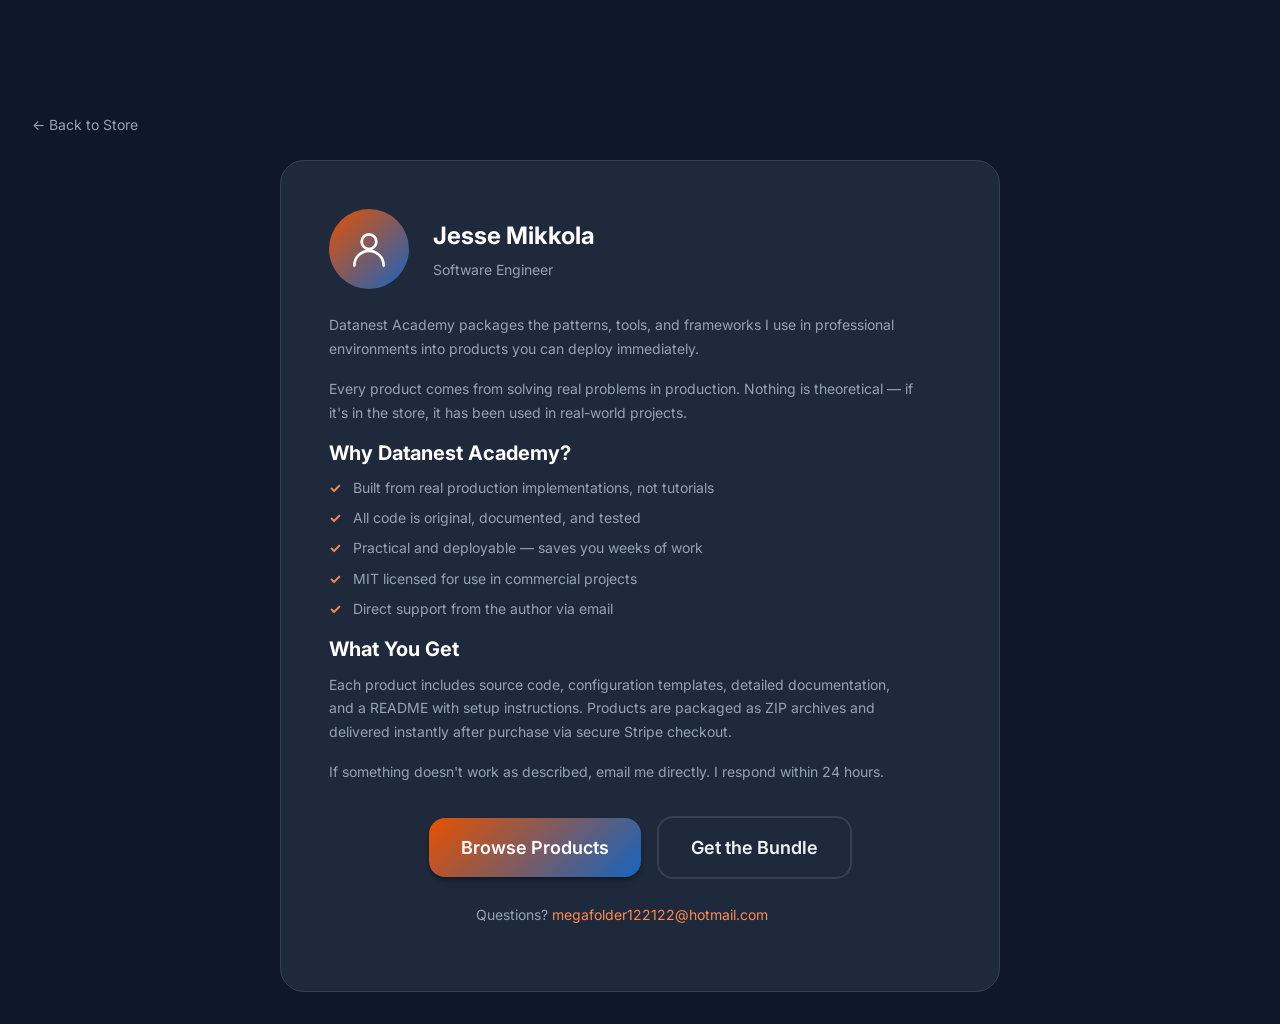
<file: about.html>
<!DOCTYPE html>
<html lang="en" data-theme="dark">
<head>
  <meta charset="UTF-8">
  <meta name="viewport" content="width=device-width, initial-scale=1.0">
  <meta name="robots" content="index, follow">
  <meta name="description" content="About Datanest Academy. Role-based Databricks & Azure courses — from foundations to production mastery.">
  <meta name="author" content="Jesse Mikkola">
  <meta name="theme-color" content="#e65100">
  <link rel="canonical" href="https://inity13.github.io/datanest-academy/about.html">
  <title>About — Datanest Academy</title>
  <link rel="icon" type="image/svg+xml" href="favicon.svg">
  <link rel="stylesheet" href="style.css">
  <style>
    .about-page { padding-top: calc(var(--header-height) + var(--space-12)); }
    .about-card {
      background: var(--color-card);
      border: 1px solid var(--color-card-border);
      border-radius: var(--radius-2xl);
      padding: var(--space-8);
      max-width: 720px;
      margin: 0 auto var(--space-8);
    }
    @media (min-width: 640px) { .about-card { padding: var(--space-12); } }
    .author-header { display: flex; align-items: center; gap: var(--space-6); margin-bottom: var(--space-6); }
    .author-avatar {
      width: 80px; height: 80px; border-radius: 50%; flex-shrink: 0;
      background: var(--gradient-primary); display: flex; align-items: center; justify-content: center;
    }
    .author-avatar svg { width: 44px; height: 44px; stroke: white; fill: none; stroke-width: 1.5; stroke-linecap: round; stroke-linejoin: round; }
    .author-name { font-size: var(--text-2xl); font-weight: 700; color: var(--color-text-heading); margin-bottom: var(--space-1); }
    .author-role { font-size: var(--text-sm); color: var(--color-text-muted); }
    .about-card h2 { font-size: var(--text-xl); margin-bottom: var(--space-3); }
    .about-card p { margin-bottom: var(--space-4); font-size: var(--text-sm); line-height: 1.7; }
    .about-card ul { margin-bottom: var(--space-4); }
    .about-card li {
      display: flex; align-items: flex-start; gap: var(--space-3);
      font-size: var(--text-sm); color: var(--color-text-muted); margin-bottom: var(--space-2);
    }
    .about-card li .check { color: var(--color-accent); font-weight: 700; flex-shrink: 0; }
    .about-cta { text-align: center; margin-top: var(--space-8); }
    .contact-line { text-align: center; font-size: var(--text-sm); color: var(--color-text-muted); margin-top: var(--space-6); }
    .contact-line a { color: var(--color-primary-light); }
    .back-link { display: inline-block; margin-bottom: var(--space-6); font-size: var(--text-sm); color: var(--color-text-muted); }
    .back-link:hover { color: var(--color-text); }
  </style>
  <script defer data-domain="inity13.github.io" src="https://plausible.io/js/script.js"></script>
</head>
<body>
  <main class="about-page">
    <div class="container">
      <a href="index.html" class="back-link">&larr; Back to Store</a>
      <div class="about-card">
        <div class="author-header">
          <div class="author-avatar" aria-hidden="true">
            <svg viewBox="0 0 24 24"><circle cx="12" cy="8" r="4"/><path d="M20 21a8 8 0 0 0-16 0"/></svg>
          </div>
          <div>
            <div class="author-name">Jesse Mikkola</div>
            <div class="author-role">Software Engineer</div>
          </div>
        </div>

        <p>Datanest Academy packages the patterns, tools, and frameworks I use in professional environments into products you can deploy immediately.</p>

        <p>Every product comes from solving real problems in production. Nothing is theoretical — if it's in the store, it has been used in real-world projects.</p>

        <h2>Why Datanest Academy?</h2>
        <ul>
          <li><span class="check" aria-hidden="true">&#10003;</span> Built from real production implementations, not tutorials</li>
          <li><span class="check" aria-hidden="true">&#10003;</span> All code is original, documented, and tested</li>
          <li><span class="check" aria-hidden="true">&#10003;</span> Practical and deployable — saves you weeks of work</li>
          <li><span class="check" aria-hidden="true">&#10003;</span> MIT licensed for use in commercial projects</li>
          <li><span class="check" aria-hidden="true">&#10003;</span> Direct support from the author via email</li>
        </ul>

        <h2>What You Get</h2>
        <p>Each product includes source code, configuration templates, detailed documentation, and a README with setup instructions. Products are packaged as ZIP archives and delivered instantly after purchase via secure Stripe checkout.</p>

        <p>If something doesn't work as described, email me directly. I respond within 24 hours.</p>

        <div class="about-cta">
          <a href="index.html#products" class="btn btn-primary btn-lg">Browse Products</a>
          <a href="index.html#bundle" class="btn btn-secondary btn-lg" style="margin-left: var(--space-3);">Get the Bundle</a>
        </div>

        <p class="contact-line">
          Questions? <a href="mailto:megafolder122122@hotmail.com">megafolder122122@hotmail.com</a>
        </p>
      </div>
    </div>
  </main>
  <script src="script.js"></script>
<!-- analytics-start -->
<script>
(function(){
  try{
    fetch("https://ferovwapilhcpqozqinn.supabase.co/rest/v1/page_views",{
      method:"POST",
      headers:{"Content-Type":"application/json","apikey":"eyJhbGciOiJIUzI1NiIsInR5cCI6IkpXVCJ9.eyJpc3MiOiJzdXBhYmFzZSIsInJlZiI6ImZlcm92d2FwaWxoY3Bxb3pxaW5uIiwicm9sZSI6ImFub24iLCJpYXQiOjE3NzMwMTU3NTYsImV4cCI6MjA4ODU5MTc1Nn0.RhBBxPaAw5Fyzal5m3GY_sdxiIAp_RVJ_ki8CUgPnRY","Authorization":"Bearer eyJhbGciOiJIUzI1NiIsInR5cCI6IkpXVCJ9.eyJpc3MiOiJzdXBhYmFzZSIsInJlZiI6ImZlcm92d2FwaWxoY3Bxb3pxaW5uIiwicm9sZSI6ImFub24iLCJpYXQiOjE3NzMwMTU3NTYsImV4cCI6MjA4ODU5MTc1Nn0.RhBBxPaAw5Fyzal5m3GY_sdxiIAp_RVJ_ki8CUgPnRY","Prefer":"return=minimal"},
      body:JSON.stringify({store_name:"Datanest Academy",page_path:location.pathname,referrer:document.referrer||null,user_agent:navigator.userAgent}),
      keepalive:true
    }).catch(function(){});
  }catch(e){}
})();
</script>
<!-- analytics-end -->
</body>
</html>
</file>
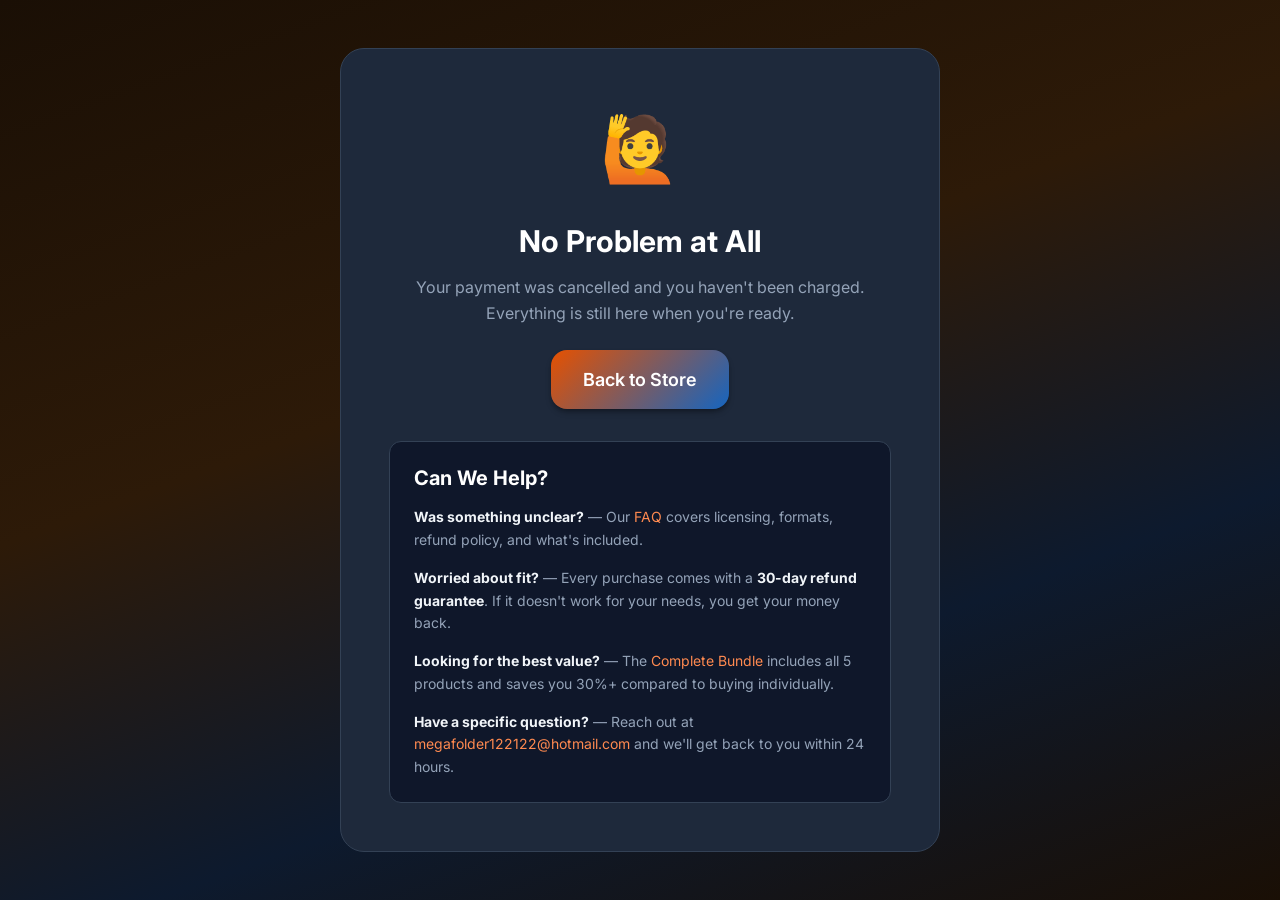
<file: cancel.html>
<!DOCTYPE html>
<html lang="en" data-theme="dark">
<head>
  <meta charset="UTF-8">
  <meta name="viewport" content="width=device-width, initial-scale=1.0">
  <meta name="robots" content="noindex, nofollow">
  <meta name="theme-color" content="#e65100">
  <title>Payment Cancelled — Datanest Academy</title>
  <link rel="icon" type="image/svg+xml" href="favicon.svg">
  <link rel="stylesheet" href="style.css">
  <script defer data-domain="inity13.github.io" src="https://plausible.io/js/script.js"></script>
</head>
<body>
  <main class="status-page">
    <div class="status-card">
      <span class="status-icon" aria-hidden="true">&#128587;</span>
      <h1>No Problem at All</h1>
      <p>Your payment was cancelled and you haven't been charged. Everything is still here when you're ready.</p>

      <div class="status-actions">
        <a href="index.html" class="btn btn-primary btn-lg">Back to Store</a>
      </div>

      <div class="next-steps" style="margin-top: 2rem;">
        <h2>Can We Help?</h2>
        <ul style="list-style: none; padding: 0; text-align: left;">
          <li style="margin-bottom: 1rem;">
            <strong>Was something unclear?</strong> — Our <a href="index.html#faq">FAQ</a> covers licensing, formats, refund policy, and what's included.
          </li>
          <li style="margin-bottom: 1rem;">
            <strong>Worried about fit?</strong> — Every purchase comes with a <strong>30-day refund guarantee</strong>. If it doesn't work for your needs, you get your money back.
          </li>
          <li style="margin-bottom: 1rem;">
            <strong>Looking for the best value?</strong> — The <a href="index.html#bundle">Complete Bundle</a> includes all 5 products and saves you 30%+ compared to buying individually.
          </li>
          <li>
            <strong>Have a specific question?</strong> — Reach out at <a href="mailto:megafolder122122@hotmail.com">megafolder122122@hotmail.com</a> and we'll get back to you within 24 hours.
          </li>
        </ul>
      </div>
    </div>
  </main>
  <script src="script.js"></script>
<!-- analytics-start -->
<script>
(function(){
  try{
    fetch("https://ferovwapilhcpqozqinn.supabase.co/rest/v1/page_views",{
      method:"POST",
      headers:{"Content-Type":"application/json","apikey":"eyJhbGciOiJIUzI1NiIsInR5cCI6IkpXVCJ9.eyJpc3MiOiJzdXBhYmFzZSIsInJlZiI6ImZlcm92d2FwaWxoY3Bxb3pxaW5uIiwicm9sZSI6ImFub24iLCJpYXQiOjE3NzMwMTU3NTYsImV4cCI6MjA4ODU5MTc1Nn0.RhBBxPaAw5Fyzal5m3GY_sdxiIAp_RVJ_ki8CUgPnRY","Authorization":"Bearer eyJhbGciOiJIUzI1NiIsInR5cCI6IkpXVCJ9.eyJpc3MiOiJzdXBhYmFzZSIsInJlZiI6ImZlcm92d2FwaWxoY3Bxb3pxaW5uIiwicm9sZSI6ImFub24iLCJpYXQiOjE3NzMwMTU3NTYsImV4cCI6MjA4ODU5MTc1Nn0.RhBBxPaAw5Fyzal5m3GY_sdxiIAp_RVJ_ki8CUgPnRY","Prefer":"return=minimal"},
      body:JSON.stringify({store_name:"Datanest Academy",page_path:location.pathname,referrer:document.referrer||null,user_agent:navigator.userAgent}),
      keepalive:true
    }).catch(function(){});
  }catch(e){}
})();
</script>
<!-- analytics-end -->
</body>
</html>
</file>
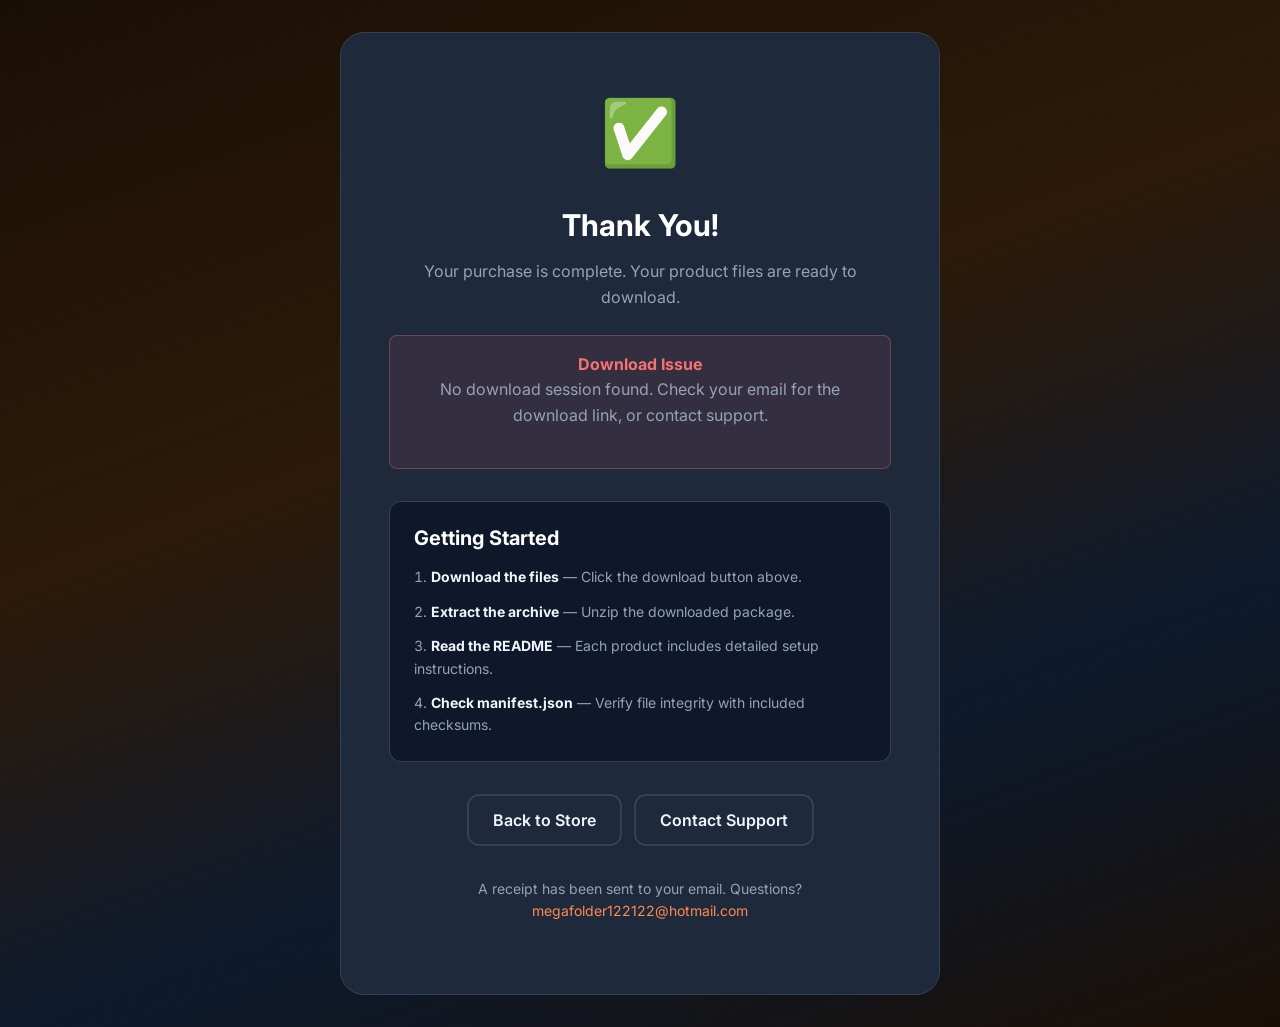
<file: success.html>
<!DOCTYPE html>
<html lang="en" data-theme="dark">
<head>
  <meta charset="UTF-8">
  <meta name="viewport" content="width=device-width, initial-scale=1.0">
  <meta name="robots" content="noindex, nofollow">
  <meta name="theme-color" content="#e65100">
  <title>Purchase Complete — Datanest Academy</title>
  <link rel="icon" type="image/svg+xml" href="favicon.svg">
  <link rel="stylesheet" href="style.css">
  <style>
    .download-card {
      background: var(--color-card-bg, #1e293b);
      border: 1px solid var(--color-border, #334155);
      border-radius: 12px;
      padding: 1.5rem;
      margin: 1.5rem 0;
      text-align: center;
    }
    .download-card h3 { margin: 0 0 0.5rem 0; color: var(--color-text, #f8fafc); }
    .download-card p { margin: 0 0 1rem 0; color: var(--color-text-muted, #94a3b8); font-size: 0.875rem; }
    .download-grid {
      display: grid;
      grid-template-columns: repeat(auto-fit, minmax(280px, 1fr));
      gap: 1rem;
      margin: 1.5rem 0;
    }
    .spinner {
      display: inline-block;
      width: 24px; height: 24px;
      border: 3px solid var(--color-border, #334155);
      border-top-color: #e65100;
      border-radius: 50%;
      animation: spin 0.8s linear infinite;
      margin-bottom: 0.5rem;
    }
    @keyframes spin { to { transform: rotate(360deg); } }
    .download-meta {
      font-size: 0.75rem;
      color: var(--color-text-muted, #64748b);
      margin-top: 0.75rem;
    }
    .error-msg {
      color: #f87171;
      background: rgba(248,113,113,0.1);
      border: 1px solid rgba(248,113,113,0.3);
      border-radius: 8px;
      padding: 1rem;
      margin: 1rem 0;
    }
    .retry-btn {
      margin-top: 0.5rem;
      cursor: pointer;
      background: transparent;
      border: 1px solid var(--color-border, #334155);
      color: var(--color-text, #f8fafc);
      padding: 0.5rem 1rem;
      border-radius: 6px;
    }
    .retry-btn:hover { background: var(--color-card-bg, #1e293b); }
  </style>
  <script defer data-domain="inity13.github.io" src="https://plausible.io/js/script.js"></script>
</head>
<body>
  <main class="status-page">
    <div class="status-card">
      <span class="status-icon" aria-hidden="true">&#9989;</span>
      <h1>Thank You!</h1>
      <p>Your purchase is complete. Your product files are ready to download.</p>

      <div id="download-section"></div>

      <div class="next-steps">
        <h2>Getting Started</h2>
        <ol>
          <li><strong>Download the files</strong> — Click the download button above.</li>
          <li><strong>Extract the archive</strong> — Unzip the downloaded package.</li>
          <li><strong>Read the README</strong> — Each product includes detailed setup instructions.</li>
          <li><strong>Check manifest.json</strong> — Verify file integrity with included checksums.</li>
        </ol>
      </div>

      <div class="status-actions" style="margin-top: 2rem;">
        <a href="index.html" class="btn btn-secondary">Back to Store</a>
        <a href="mailto:megafolder122122@hotmail.com" class="btn btn-secondary">Contact Support</a>
      </div>

      <p style="margin-top: 2rem; font-size: 0.875rem; color: var(--color-text-muted);">
        A receipt has been sent to your email. Questions? <a href="mailto:megafolder122122@hotmail.com">megafolder122122@hotmail.com</a>
      </p>
    </div>
  </main>

  <script>
    (function() {
      var DOWNLOAD_API = 'https://ferovwapilhcpqozqinn.supabase.co/functions/v1/download';
      var section = document.getElementById('download-section');
      var params = new URLSearchParams(window.location.search);
      var sessionId = params.get('session_id');
      var token = params.get('token');

      // Save/retrieve token from sessionStorage for retries
      var storageKey = 'dl_token_' + (sessionId || '');
      if (!token && sessionId) {
        token = sessionStorage.getItem(storageKey);
      }

      function showLoading() {
        section.innerHTML = '<div class="download-card">' +
          '<div class="spinner"></div>' +
          '<h3>Preparing Your Download...</h3>' +
          '<p>Generating a secure download link. This may take a moment.</p>' +
          '</div>';
      }

      function showDownload(data) {
        section.innerHTML = '<div class="download-card">' +
          '<h3>' + (data.product_name || 'Your Product') + '</h3>' +
          '<p>Your secure download is ready. Link expires in 15 minutes.</p>' +
          '<a href="' + data.download_url + '" class="btn btn-primary btn-lg" download="' + data.filename + '">' +
          'Download ' + data.filename + '</a>' +
          '<div class="download-meta">' +
          data.downloads_remaining + ' download' + (data.downloads_remaining !== 1 ? 's' : '') + ' remaining' +
          '</div></div>';
        // Cache token for retry
        if (data.download_token) {
          sessionStorage.setItem(storageKey, data.download_token);
          // Update URL so refresh uses token directly (avoids re-consuming session lookup)
          if (!params.get('token')) {
            var newUrl = window.location.pathname + '?token=' + data.download_token;
            window.history.replaceState(null, '', newUrl);
          }
        }
      }

      function showError(msg, canRetry) {
        section.innerHTML = '<div class="error-msg">' +
          '<strong>Download Issue</strong><p>' + msg + '</p>' +
          (canRetry ? '<button class="retry-btn" onclick="window.location.reload()">Try Again</button>' : '') +
          '</div>';
      }

      function showExhausted() {
        section.innerHTML = '<div class="download-card">' +
          '<h3>Downloads Exhausted</h3>' +
          '<p>You have used all available downloads for this purchase. ' +
          'Need help? Contact <a href="mailto:megafolder122122@hotmail.com">megafolder122122@hotmail.com</a></p>' +
          '</div>';
      }

      function fetchDownload() {
        var url;
        if (token) {
          url = DOWNLOAD_API + '?token=' + encodeURIComponent(token);
        } else if (sessionId) {
          url = DOWNLOAD_API + '?session_id=' + encodeURIComponent(sessionId);
        } else {
          showError('No download session found. Check your email for the download link, or contact support.', false);
          return;
        }

        showLoading();

        fetch(url)
          .then(function(res) {
            return res.json().then(function(data) {
              return { status: res.status, data: data };
            });
          })
          .then(function(result) {
            if (result.status === 200) {
              showDownload(result.data);
            } else if (result.status === 429) {
              showExhausted();
            } else if (result.status === 410) {
              showError('This download link has expired. Please contact support for a new link.', false);
            } else if (result.status === 404 && result.data.retry) {
              // Webhook may not have fired yet — retry in 3 seconds
              setTimeout(fetchDownload, 3000);
            } else {
              showError(result.data.error || 'An unexpected error occurred.', true);
            }
          })
          .catch(function(err) {
            showError('Network error. Please check your connection and try again.', true);
          });
      }

      fetchDownload();
    })();
  </script>
<!-- analytics-start -->
<script>
(function(){
  try{
    fetch("https://ferovwapilhcpqozqinn.supabase.co/rest/v1/page_views",{
      method:"POST",
      headers:{"Content-Type":"application/json","apikey":"eyJhbGciOiJIUzI1NiIsInR5cCI6IkpXVCJ9.eyJpc3MiOiJzdXBhYmFzZSIsInJlZiI6ImZlcm92d2FwaWxoY3Bxb3pxaW5uIiwicm9sZSI6ImFub24iLCJpYXQiOjE3NzMwMTU3NTYsImV4cCI6MjA4ODU5MTc1Nn0.RhBBxPaAw5Fyzal5m3GY_sdxiIAp_RVJ_ki8CUgPnRY","Authorization":"Bearer eyJhbGciOiJIUzI1NiIsInR5cCI6IkpXVCJ9.eyJpc3MiOiJzdXBhYmFzZSIsInJlZiI6ImZlcm92d2FwaWxoY3Bxb3pxaW5uIiwicm9sZSI6ImFub24iLCJpYXQiOjE3NzMwMTU3NTYsImV4cCI6MjA4ODU5MTc1Nn0.RhBBxPaAw5Fyzal5m3GY_sdxiIAp_RVJ_ki8CUgPnRY","Prefer":"return=minimal"},
      body:JSON.stringify({store_name:"Datanest Academy",page_path:location.pathname,referrer:document.referrer||null,user_agent:navigator.userAgent}),
      keepalive:true
    }).catch(function(){});
  }catch(e){}
})();
</script>
<!-- analytics-end -->
</body>
</html>
</file>
<file: style.css>
/* ==========================================================================
   Datanest Academy — Design System & Storefront Styles
   Theme: Data Engineering (deep blues, teals, data-visualization greens)
   ========================================================================== */

/* --- Google Fonts --- */
@import url('https://fonts.googleapis.com/css2?family=Inter:wght@400;500;600;700;800&family=JetBrains+Mono:wght@400;500;600&display=swap');

/* --- CSS Custom Properties (Dark Mode Default) --- */
:root {
  /* Brand Colors */
  --color-primary: #e65100;
  --color-primary-light: #ff8a50;
  --color-primary-dark: #ac1900;
  --color-secondary: #1565c0;
  --color-secondary-light: #5e92f3;
  --color-accent: #ff8a50;
  --color-accent-light: #ffbb93;

  /* Surfaces */
  --color-bg: #0f172a;
  --color-bg-alt: #0b1120;
  --color-card: #1e293b;
  --color-card-hover: #253449;
  --color-card-border: #334155;
  --color-surface: #162032;

  /* Text */
  --color-text: #f1f5f9;
  --color-text-muted: #94a3b8;
  --color-text-heading: #ffffff;
  --color-text-inverse: #0f172a;

  /* Status / Accent */
  --color-success: #10b981;
  --color-warning: #f59e0b;
  --color-danger: #ef4444;
  --color-crypto: #f7931a;

  /* Gradients */
  --gradient-primary: linear-gradient(135deg, var(--color-primary) 0%, var(--color-secondary) 100%);
  --gradient-accent: linear-gradient(135deg, var(--color-accent) 0%, var(--color-primary) 100%);
  --gradient-hero: linear-gradient(160deg, #1a0f05 0%, #2d1a08 40%, #0d1a2e 70%, #1a0f05 100%);
  --gradient-bundle: linear-gradient(135deg, #6366f1 0%, #4f46e5 50%, #7c3aed 100%);

  /* Typography */
  --font-body: 'Inter', -apple-system, BlinkMacSystemFont, 'Segoe UI', sans-serif;
  --font-mono: 'JetBrains Mono', 'Fira Code', 'Cascadia Code', monospace;

  --text-xs: 0.75rem;
  --text-sm: 0.875rem;
  --text-base: 1rem;
  --text-lg: 1.125rem;
  --text-xl: 1.25rem;
  --text-2xl: 1.5rem;
  --text-3xl: 1.875rem;
  --text-4xl: 2.25rem;
  --text-5xl: 3rem;
  --text-6xl: 3.75rem;

  /* Spacing */
  --space-1: 0.25rem;
  --space-2: 0.5rem;
  --space-3: 0.75rem;
  --space-4: 1rem;
  --space-5: 1.25rem;
  --space-6: 1.5rem;
  --space-8: 2rem;
  --space-10: 2.5rem;
  --space-12: 3rem;
  --space-16: 4rem;
  --space-20: 5rem;
  --space-24: 6rem;

  /* Border Radius */
  --radius-sm: 0.375rem;
  --radius-md: 0.5rem;
  --radius-lg: 0.75rem;
  --radius-xl: 1rem;
  --radius-2xl: 1.5rem;
  --radius-full: 9999px;

  /* Shadows */
  --shadow-sm: 0 1px 2px 0 rgba(0, 0, 0, 0.3);
  --shadow-md: 0 4px 6px -1px rgba(0, 0, 0, 0.3), 0 2px 4px -2px rgba(0, 0, 0, 0.3);
  --shadow-lg: 0 10px 15px -3px rgba(0, 0, 0, 0.3), 0 4px 6px -4px rgba(0, 0, 0, 0.3);
  --shadow-xl: 0 20px 25px -5px rgba(0, 0, 0, 0.4), 0 8px 10px -6px rgba(0, 0, 0, 0.4);
  --shadow-glow-primary: 0 0 20px rgba(15, 118, 110, 0.3);
  --shadow-glow-accent: 0 0 20px rgba(16, 185, 129, 0.3);

  /* Transitions */
  --transition-fast: 150ms ease;
  --transition-base: 250ms ease;
  --transition-slow: 400ms ease;

  /* Layout */
  --container-max: 1280px;
  --header-height: 4rem;
}

/* --- Light Mode --- */
[data-theme="light"] {
  --color-bg: #f8fafc;
  --color-bg-alt: #f1f5f9;
  --color-card: #ffffff;
  --color-card-hover: #f8fafc;
  --color-card-border: #e2e8f0;
  --color-surface: #ffffff;
  --color-text: #1e293b;
  --color-text-muted: #64748b;
  --color-text-heading: #0f172a;
  --color-text-inverse: #f1f5f9;
  --gradient-hero: linear-gradient(160deg, #f8fafc 0%, #e0f2fe 40%, #ccfbf1 70%, #f8fafc 100%);
  --shadow-sm: 0 1px 2px 0 rgba(0, 0, 0, 0.05);
  --shadow-md: 0 4px 6px -1px rgba(0, 0, 0, 0.07), 0 2px 4px -2px rgba(0, 0, 0, 0.07);
  --shadow-lg: 0 10px 15px -3px rgba(0, 0, 0, 0.08), 0 4px 6px -4px rgba(0, 0, 0, 0.08);
  --shadow-xl: 0 20px 25px -5px rgba(0, 0, 0, 0.1), 0 8px 10px -6px rgba(0, 0, 0, 0.1);
  --shadow-glow-primary: 0 0 20px rgba(15, 118, 110, 0.15);
  --shadow-glow-accent: 0 0 20px rgba(16, 185, 129, 0.15);
}

/* --- Reset & Base --- */
*,
*::before,
*::after {
  box-sizing: border-box;
  margin: 0;
  padding: 0;
}

html {
  scroll-behavior: smooth;
  -webkit-text-size-adjust: 100%;
  font-size: 16px;
}

body {
  font-family: var(--font-body);
  background-color: var(--color-bg);
  color: var(--color-text);
  line-height: 1.6;
  -webkit-font-smoothing: antialiased;
  -moz-osx-font-smoothing: grayscale;
  overflow-x: hidden;
}

img {
  max-width: 100%;
  height: auto;
  display: block;
}

a {
  color: var(--color-primary-light);
  text-decoration: none;
  transition: color var(--transition-fast);
}

a:hover {
  color: var(--color-accent);
}

a:focus-visible {
  outline: 2px solid var(--color-accent);
  outline-offset: 2px;
  border-radius: var(--radius-sm);
}

ul, ol {
  list-style: none;
}

/* --- Typography --- */
h1, h2, h3, h4, h5, h6 {
  color: var(--color-text-heading);
  font-weight: 700;
  line-height: 1.2;
}

h1 { font-size: var(--text-4xl); }
h2 { font-size: var(--text-3xl); }
h3 { font-size: var(--text-2xl); }
h4 { font-size: var(--text-xl); }

@media (min-width: 768px) {
  h1 { font-size: var(--text-5xl); }
  h2 { font-size: var(--text-4xl); }
  h3 { font-size: var(--text-3xl); }
}

@media (min-width: 1024px) {
  h1 { font-size: var(--text-6xl); }
}

p {
  color: var(--color-text-muted);
  max-width: 65ch;
}

code, pre {
  font-family: var(--font-mono);
}

/* --- Layout --- */
.container {
  width: 100%;
  max-width: var(--container-max);
  margin: 0 auto;
  padding: 0 var(--space-4);
}

@media (min-width: 640px) {
  .container { padding: 0 var(--space-6); }
}

@media (min-width: 1024px) {
  .container { padding: 0 var(--space-8); }
}

.section {
  padding: var(--space-16) 0;
}

@media (min-width: 768px) {
  .section { padding: var(--space-20) 0; }
}

@media (min-width: 1024px) {
  .section { padding: var(--space-24) 0; }
}

.section-header {
  text-align: center;
  margin-bottom: var(--space-12);
}

.section-header h2 {
  margin-bottom: var(--space-4);
}

.section-header p {
  margin: 0 auto;
  font-size: var(--text-lg);
}

.section-label {
  display: inline-block;
  font-size: var(--text-sm);
  font-weight: 600;
  text-transform: uppercase;
  letter-spacing: 0.1em;
  color: var(--color-accent);
  margin-bottom: var(--space-3);
}

/* --- Skip Link (Accessibility) --- */
.skip-link {
  position: absolute;
  top: -100%;
  left: var(--space-4);
  padding: var(--space-2) var(--space-4);
  background: var(--color-accent);
  color: var(--color-text-inverse);
  border-radius: var(--radius-md);
  font-weight: 600;
  z-index: 1000;
  transition: top var(--transition-fast);
}

.skip-link:focus {
  top: var(--space-4);
}

/* ==========================================================================
   Header / Navigation
   ========================================================================== */
.site-header {
  position: fixed;
  top: 0;
  left: 0;
  right: 0;
  z-index: 100;
  height: var(--header-height);
  backdrop-filter: blur(12px);
  -webkit-backdrop-filter: blur(12px);
  background-color: rgba(15, 23, 42, 0.85);
  border-bottom: 1px solid rgba(51, 65, 85, 0.5);
  transition: background-color var(--transition-base);
}

[data-theme="light"] .site-header {
  background-color: rgba(248, 250, 252, 0.9);
  border-bottom-color: rgba(226, 232, 240, 0.8);
}

.header-inner {
  display: flex;
  align-items: center;
  justify-content: space-between;
  height: 100%;
}

.logo {
  display: flex;
  align-items: center;
  gap: var(--space-2);
  font-weight: 800;
  font-size: var(--text-xl);
  color: var(--color-text-heading);
}

.logo-icon {
  width: 2rem;
  height: 2rem;
  background: var(--gradient-primary);
  border-radius: var(--radius-md);
  display: flex;
  align-items: center;
  justify-content: center;
  font-size: var(--text-sm);
  color: white;
}

.nav-desktop {
  display: none;
  align-items: center;
  gap: var(--space-6);
}

@media (min-width: 768px) {
  .nav-desktop { display: flex; }
}

.nav-desktop a {
  font-size: var(--text-sm);
  font-weight: 500;
  color: var(--color-text-muted);
  transition: color var(--transition-fast);
}

.nav-desktop a:hover {
  color: var(--color-text);
}

.header-actions {
  display: flex;
  align-items: center;
  gap: var(--space-3);
}

/* Theme Toggle */
.theme-toggle {
  background: none;
  border: 1px solid var(--color-card-border);
  border-radius: var(--radius-md);
  padding: var(--space-2);
  cursor: pointer;
  color: var(--color-text-muted);
  display: flex;
  align-items: center;
  justify-content: center;
  width: 2.25rem;
  height: 2.25rem;
  transition: all var(--transition-fast);
}

.theme-toggle:hover {
  color: var(--color-text);
  border-color: var(--color-text-muted);
}

.theme-toggle:focus-visible {
  outline: 2px solid var(--color-accent);
  outline-offset: 2px;
}

.theme-toggle .icon-sun,
[data-theme="light"] .theme-toggle .icon-moon {
  display: none;
}

[data-theme="light"] .theme-toggle .icon-sun {
  display: block;
}

/* Mobile menu button */
.mobile-menu-btn {
  display: flex;
  background: none;
  border: none;
  color: var(--color-text);
  cursor: pointer;
  padding: var(--space-2);
}

@media (min-width: 768px) {
  .mobile-menu-btn { display: none; }
}

.mobile-menu-btn svg {
  width: 1.5rem;
  height: 1.5rem;
}

/* Mobile Navigation */
.nav-mobile {
  display: none;
  position: fixed;
  top: var(--header-height);
  left: 0;
  right: 0;
  bottom: 0;
  background-color: var(--color-bg);
  padding: var(--space-6);
  z-index: 99;
  flex-direction: column;
  gap: var(--space-4);
}

.nav-mobile.active {
  display: flex;
}

.nav-mobile a {
  font-size: var(--text-lg);
  font-weight: 500;
  color: var(--color-text-muted);
  padding: var(--space-3) 0;
  border-bottom: 1px solid var(--color-card-border);
}

.nav-mobile a:hover {
  color: var(--color-text);
}

/* ==========================================================================
   Buttons
   ========================================================================== */
.btn {
  display: inline-flex;
  align-items: center;
  justify-content: center;
  gap: var(--space-2);
  padding: var(--space-3) var(--space-6);
  font-family: var(--font-body);
  font-size: var(--text-base);
  font-weight: 600;
  border-radius: var(--radius-lg);
  border: none;
  cursor: pointer;
  text-decoration: none;
  transition: all var(--transition-base);
  white-space: nowrap;
  line-height: 1.5;
}

.btn:focus-visible {
  outline: 2px solid var(--color-accent);
  outline-offset: 2px;
}

.btn-lg {
  padding: var(--space-4) var(--space-8);
  font-size: var(--text-lg);
  border-radius: var(--radius-xl);
}

.btn-sm {
  padding: var(--space-2) var(--space-4);
  font-size: var(--text-sm);
}

/* Primary Button — Gradient */
.btn-primary {
  background: var(--gradient-primary);
  color: #ffffff;
  box-shadow: var(--shadow-md), 0 0 0 0 rgba(15, 118, 110, 0);
}

.btn-primary:hover {
  transform: translateY(-1px);
  box-shadow: var(--shadow-lg), var(--shadow-glow-primary);
  color: #ffffff;
}

.btn-primary:active {
  transform: translateY(0);
}

/* Secondary Button — Outline */
.btn-secondary {
  background: transparent;
  color: var(--color-text);
  border: 2px solid var(--color-card-border);
}

.btn-secondary:hover {
  border-color: var(--color-primary-light);
  color: var(--color-primary-light);
  background: rgba(15, 118, 110, 0.08);
}

/* Accent Button */
.btn-accent {
  background: var(--gradient-accent);
  color: #ffffff;
  box-shadow: var(--shadow-md);
}

.btn-accent:hover {
  transform: translateY(-1px);
  box-shadow: var(--shadow-lg), var(--shadow-glow-accent);
  color: #ffffff;
}

/* Crypto Button */
.btn-crypto {
  background: transparent;
  color: var(--color-crypto);
  border: 2px solid var(--color-crypto);
}

.btn-crypto:hover {
  background: rgba(247, 147, 26, 0.1);
  box-shadow: 0 0 20px rgba(247, 147, 26, 0.2);
}

/* Bundle Button — Special */
.btn-bundle {
  background: var(--gradient-bundle);
  color: #ffffff;
  font-size: var(--text-lg);
  padding: var(--space-4) var(--space-10);
  box-shadow: var(--shadow-lg);
}

.btn-bundle:hover {
  transform: translateY(-2px);
  box-shadow: var(--shadow-xl), 0 0 30px rgba(99, 102, 241, 0.4);
  color: #ffffff;
}

/* ==========================================================================
   Hero Section
   ========================================================================== */
.hero {
  position: relative;
  min-height: 100vh;
  display: flex;
  align-items: center;
  background: var(--gradient-hero);
  padding-top: calc(var(--header-height) + var(--space-8));
  overflow: hidden;
}

.hero::before {
  content: '';
  position: absolute;
  top: 0;
  left: 0;
  right: 0;
  bottom: 0;
  background:
    radial-gradient(ellipse 600px 400px at 20% 50%, rgba(15, 118, 110, 0.12) 0%, transparent 70%),
    radial-gradient(ellipse 500px 300px at 80% 30%, rgba(30, 64, 175, 0.1) 0%, transparent 70%);
  pointer-events: none;
}

/* Animated grid lines background */
.hero-grid {
  position: absolute;
  inset: 0;
  background-image:
    linear-gradient(rgba(15, 118, 110, 0.05) 1px, transparent 1px),
    linear-gradient(90deg, rgba(15, 118, 110, 0.05) 1px, transparent 1px);
  background-size: 60px 60px;
  pointer-events: none;
  mask-image: radial-gradient(ellipse 80% 60% at 50% 50%, black, transparent);
  -webkit-mask-image: radial-gradient(ellipse 80% 60% at 50% 50%, black, transparent);
}

[data-theme="light"] .hero-grid {
  background-image:
    linear-gradient(rgba(15, 118, 110, 0.08) 1px, transparent 1px),
    linear-gradient(90deg, rgba(15, 118, 110, 0.08) 1px, transparent 1px);
}

.hero-content {
  position: relative;
  z-index: 1;
  text-align: center;
  max-width: 800px;
  margin: 0 auto;
}

.hero-badge {
  display: inline-flex;
  align-items: center;
  gap: var(--space-2);
  padding: var(--space-2) var(--space-4);
  background: rgba(16, 185, 129, 0.1);
  border: 1px solid rgba(16, 185, 129, 0.2);
  border-radius: var(--radius-full);
  font-size: var(--text-sm);
  font-weight: 500;
  color: var(--color-accent);
  margin-bottom: var(--space-6);
}

.hero-badge .pulse-dot {
  width: 8px;
  height: 8px;
  background: var(--color-accent);
  border-radius: 50%;
  animation: pulse 2s ease-in-out infinite;
}

@keyframes pulse {
  0%, 100% { opacity: 1; transform: scale(1); }
  50% { opacity: 0.5; transform: scale(1.5); }
}

.hero h1 {
  margin-bottom: var(--space-6);
  letter-spacing: -0.02em;
}

.hero h1 .gradient-text {
  background: var(--gradient-accent);
  -webkit-background-clip: text;
  background-clip: text;
  -webkit-text-fill-color: transparent;
}

.hero-subtitle {
  font-size: var(--text-lg);
  color: var(--color-text-muted);
  margin-bottom: var(--space-8);
  max-width: 600px;
  margin-left: auto;
  margin-right: auto;
}

@media (min-width: 768px) {
  .hero-subtitle { font-size: var(--text-xl); }
}

.hero-actions {
  display: flex;
  flex-wrap: wrap;
  gap: var(--space-4);
  justify-content: center;
  margin-bottom: var(--space-10);
}

/* Trust Indicators */
.trust-indicators {
  display: flex;
  flex-wrap: wrap;
  justify-content: center;
  gap: var(--space-6);
  padding-top: var(--space-8);
  border-top: 1px solid rgba(51, 65, 85, 0.3);
}

.trust-item {
  display: flex;
  align-items: center;
  gap: var(--space-2);
  font-size: var(--text-sm);
  color: var(--color-text-muted);
}

.trust-item .trust-icon {
  color: var(--color-accent);
  font-size: var(--text-lg);
}

.trust-item .counter {
  font-weight: 700;
  color: var(--color-text);
}

/* ==========================================================================
   Problem / Solution Section
   ========================================================================== */
.problems-section {
  background: var(--color-bg-alt);
}

.problems-grid {
  display: grid;
  grid-template-columns: 1fr;
  gap: var(--space-6);
}

@media (min-width: 768px) {
  .problems-grid { grid-template-columns: repeat(3, 1fr); }
}

.problem-card {
  background: var(--color-card);
  border: 1px solid var(--color-card-border);
  border-radius: var(--radius-xl);
  padding: var(--space-6);
  text-align: center;
  transition: all var(--transition-base);
}

.problem-card:hover {
  border-color: var(--color-primary);
  box-shadow: var(--shadow-glow-primary);
}

.problem-icon {
  font-size: var(--text-3xl);
  margin-bottom: var(--space-4);
  display: block;
}

.problem-card h3 {
  font-size: var(--text-lg);
  margin-bottom: var(--space-3);
}

.problem-card p {
  font-size: var(--text-sm);
  margin: 0 auto;
}

.problem-card .solution {
  margin-top: var(--space-4);
  padding-top: var(--space-4);
  border-top: 1px solid var(--color-card-border);
  font-size: var(--text-sm);
  font-weight: 600;
  color: var(--color-accent);
}

/* ==========================================================================
   Product Cards / Grid
   ========================================================================== */
.products-grid {
  display: grid;
  grid-template-columns: 1fr;
  gap: var(--space-6);
}

@media (min-width: 640px) {
  .products-grid { grid-template-columns: repeat(2, 1fr); }
}

@media (min-width: 1024px) {
  .products-grid { grid-template-columns: repeat(3, 1fr); }
}

.product-card {
  position: relative;
  background: var(--color-card);
  border: 1px solid var(--color-card-border);
  border-radius: var(--radius-xl);
  padding: var(--space-6);
  display: flex;
  flex-direction: column;
  transition: all var(--transition-base);
  overflow: hidden;
}

.product-card::before {
  content: '';
  position: absolute;
  top: 0;
  left: 0;
  right: 0;
  height: 3px;
  background: var(--card-gradient, var(--gradient-primary));
  opacity: 0;
  transition: opacity var(--transition-base);
}

.product-card:hover {
  transform: translateY(-4px);
  border-color: transparent;
  box-shadow: var(--shadow-xl), var(--shadow-glow-primary);
}

.product-card:hover::before {
  opacity: 1;
}

.product-card-icon {
  font-size: var(--text-3xl);
  margin-bottom: var(--space-4);
  display: inline-block;
}

.product-card h3 {
  font-size: var(--text-xl);
  margin-bottom: var(--space-2);
}

.product-card .tagline {
  font-size: var(--text-sm);
  color: var(--color-text-muted);
  margin-bottom: var(--space-4);
  flex-grow: 1;
}

.product-card .tech-tags {
  display: flex;
  flex-wrap: wrap;
  gap: var(--space-2);
  margin-bottom: var(--space-4);
}

.tech-tag {
  font-size: var(--text-xs);
  font-weight: 500;
  padding: var(--space-1) var(--space-2);
  background: rgba(15, 118, 110, 0.1);
  color: var(--color-primary-light);
  border-radius: var(--radius-sm);
  font-family: var(--font-mono);
}

.product-card .price-row {
  display: flex;
  align-items: center;
  justify-content: space-between;
  margin-top: auto;
  padding-top: var(--space-4);
  border-top: 1px solid var(--color-card-border);
}

.price {
  font-size: var(--text-2xl);
  font-weight: 800;
  color: var(--color-text-heading);
}

.price .currency {
  font-size: var(--text-sm);
  font-weight: 500;
  color: var(--color-text-muted);
  vertical-align: super;
}

.product-trust-line {
  margin-top: var(--space-3);
  font-size: 0.75rem;
  color: var(--color-text-muted);
  text-align: center;
  letter-spacing: 0.01em;
}

/* ==========================================================================
   Featured Product Section
   ========================================================================== */
.featured-section {
  background: var(--color-bg-alt);
}

.featured-product {
  display: grid;
  grid-template-columns: 1fr;
  gap: var(--space-8);
  background: var(--color-card);
  border: 1px solid var(--color-card-border);
  border-radius: var(--radius-2xl);
  padding: var(--space-8);
  overflow: hidden;
}

@media (min-width: 1024px) {
  .featured-product {
    grid-template-columns: 1fr 1fr;
    padding: var(--space-12);
  }
}

.featured-info {
  display: flex;
  flex-direction: column;
}

.featured-badge {
  display: inline-flex;
  align-items: center;
  gap: var(--space-2);
  width: fit-content;
  padding: var(--space-1) var(--space-3);
  background: rgba(249, 115, 22, 0.15);
  color: #f97316;
  font-size: var(--text-xs);
  font-weight: 700;
  text-transform: uppercase;
  letter-spacing: 0.1em;
  border-radius: var(--radius-full);
  margin-bottom: var(--space-4);
}

.featured-info h3 {
  font-size: var(--text-3xl);
  margin-bottom: var(--space-2);
}

.featured-info .tagline {
  font-size: var(--text-lg);
  color: var(--color-text-muted);
  margin-bottom: var(--space-6);
}

.feature-list {
  display: flex;
  flex-direction: column;
  gap: var(--space-3);
  margin-bottom: var(--space-6);
}

.feature-list li {
  display: flex;
  align-items: flex-start;
  gap: var(--space-3);
  font-size: var(--text-sm);
  color: var(--color-text-muted);
}

.feature-list li .check {
  color: var(--color-accent);
  font-weight: 700;
  flex-shrink: 0;
  margin-top: 2px;
}

.featured-actions {
  display: flex;
  flex-wrap: wrap;
  gap: var(--space-3);
  align-items: center;
  margin-top: auto;
}

.featured-price {
  font-size: var(--text-3xl);
  font-weight: 800;
  color: var(--color-text-heading);
  margin-right: var(--space-4);
}

/* Code Snippet Preview */
.featured-code {
  display: flex;
  flex-direction: column;
}

.code-tabs {
  display: flex;
  gap: 0;
  border-bottom: 1px solid var(--color-card-border);
  margin-bottom: 0;
}

.code-tab {
  padding: var(--space-2) var(--space-4);
  font-family: var(--font-mono);
  font-size: var(--text-xs);
  font-weight: 500;
  color: var(--color-text-muted);
  background: none;
  border: none;
  cursor: pointer;
  border-bottom: 2px solid transparent;
  transition: all var(--transition-fast);
}

.code-tab:hover {
  color: var(--color-text);
}

.code-tab.active {
  color: var(--color-accent);
  border-bottom-color: var(--color-accent);
}

.code-panel {
  display: none;
  flex: 1;
}

.code-panel.active {
  display: block;
}

.code-block {
  position: relative;
  background: var(--color-bg);
  border: 1px solid var(--color-card-border);
  border-radius: 0 0 var(--radius-lg) var(--radius-lg);
  overflow: hidden;
}

.code-block-header {
  display: flex;
  align-items: center;
  justify-content: space-between;
  padding: var(--space-2) var(--space-4);
  background: rgba(0, 0, 0, 0.2);
  border-bottom: 1px solid var(--color-card-border);
}

.code-block-filename {
  font-family: var(--font-mono);
  font-size: var(--text-xs);
  color: var(--color-text-muted);
}

.copy-btn {
  background: none;
  border: 1px solid var(--color-card-border);
  border-radius: var(--radius-sm);
  padding: var(--space-1) var(--space-2);
  font-family: var(--font-mono);
  font-size: var(--text-xs);
  color: var(--color-text-muted);
  cursor: pointer;
  transition: all var(--transition-fast);
}

.copy-btn:hover {
  border-color: var(--color-accent);
  color: var(--color-accent);
}

.copy-btn.copied {
  border-color: var(--color-success);
  color: var(--color-success);
}

pre {
  padding: var(--space-4);
  overflow-x: auto;
  font-size: var(--text-sm);
  line-height: 1.7;
  tab-size: 4;
}

pre code {
  font-family: var(--font-mono);
  color: var(--color-text);
}

/* Syntax highlighting classes */
.code-keyword { color: #c678dd; }
.code-string { color: #98c379; }
.code-comment { color: #5c6370; font-style: italic; }
.code-function { color: #61afef; }
.code-variable { color: #e06c75; }
.code-number { color: #d19a66; }
.code-class { color: #e5c07b; }
.code-decorator { color: #d19a66; }

[data-theme="light"] .code-keyword { color: #8839ef; }
[data-theme="light"] .code-string { color: #40a02b; }
[data-theme="light"] .code-comment { color: #9ca0b0; }
[data-theme="light"] .code-function { color: #1e66f5; }
[data-theme="light"] .code-variable { color: #d20f39; }
[data-theme="light"] .code-number { color: #fe640b; }
[data-theme="light"] .code-class { color: #df8e1d; }
[data-theme="light"] .code-decorator { color: #fe640b; }

/* ==========================================================================
   Bundle Section
   ========================================================================== */
.bundle-section {
  position: relative;
  overflow: hidden;
}

.bundle-card {
  position: relative;
  background: var(--color-card);
  border-radius: var(--radius-2xl);
  padding: var(--space-8);
  text-align: center;
  overflow: hidden;
}

@media (min-width: 768px) {
  .bundle-card { padding: var(--space-12); }
}

/* Animated gradient border */
.bundle-card::before {
  content: '';
  position: absolute;
  inset: 0;
  border-radius: var(--radius-2xl);
  padding: 2px;
  background: linear-gradient(135deg, #6366f1, #4f46e5, #7c3aed, #a855f7, #6366f1);
  background-size: 300% 300%;
  animation: borderGlow 4s ease infinite;
  -webkit-mask: linear-gradient(#fff 0 0) content-box, linear-gradient(#fff 0 0);
  mask: linear-gradient(#fff 0 0) content-box, linear-gradient(#fff 0 0);
  -webkit-mask-composite: xor;
  mask-composite: exclude;
  pointer-events: none;
}

@keyframes borderGlow {
  0%, 100% { background-position: 0% 50%; }
  50% { background-position: 100% 50%; }
}

.bundle-icon {
  font-size: 3.5rem;
  margin-bottom: var(--space-4);
  display: block;
}

.bundle-card h2 {
  font-size: var(--text-3xl);
  margin-bottom: var(--space-2);
}

@media (min-width: 768px) {
  .bundle-card h2 { font-size: var(--text-4xl); }
}

.bundle-card .tagline {
  font-size: var(--text-lg);
  color: var(--color-text-muted);
  margin-bottom: var(--space-8);
  max-width: 500px;
  margin-left: auto;
  margin-right: auto;
}

.bundle-pricing {
  display: flex;
  flex-wrap: wrap;
  align-items: center;
  justify-content: center;
  gap: var(--space-4);
  margin-bottom: var(--space-6);
}

.bundle-original-price {
  font-size: var(--text-2xl);
  font-weight: 600;
  color: var(--color-text-muted);
  text-decoration: line-through;
}

.bundle-price {
  font-size: var(--text-5xl);
  font-weight: 800;
  color: var(--color-text-heading);
}

.bundle-savings {
  display: inline-flex;
  align-items: center;
  padding: var(--space-2) var(--space-4);
  background: rgba(16, 185, 129, 0.15);
  color: var(--color-accent);
  font-weight: 700;
  font-size: var(--text-sm);
  border-radius: var(--radius-full);
}

.bundle-includes {
  display: grid;
  grid-template-columns: 1fr;
  gap: var(--space-3);
  max-width: 600px;
  margin: var(--space-8) auto;
  text-align: left;
}

@media (min-width: 640px) {
  .bundle-includes { grid-template-columns: repeat(2, 1fr); }
}

.bundle-includes li {
  display: flex;
  align-items: center;
  gap: var(--space-2);
  font-size: var(--text-sm);
  color: var(--color-text-muted);
}

.bundle-includes li .check {
  color: var(--color-accent);
  font-weight: 700;
  flex-shrink: 0;
}

.bundle-actions {
  display: flex;
  flex-wrap: wrap;
  justify-content: center;
  gap: var(--space-4);
  margin-top: var(--space-8);
}

.bundle-guarantee {
  margin-top: var(--space-6);
  font-size: var(--text-sm);
  color: var(--color-text-muted);
}

/* ==========================================================================
   Features Section
   ========================================================================== */
.features-grid {
  display: grid;
  grid-template-columns: 1fr;
  gap: var(--space-6);
}

@media (min-width: 640px) {
  .features-grid { grid-template-columns: repeat(2, 1fr); }
}

@media (min-width: 1024px) {
  .features-grid { grid-template-columns: repeat(3, 1fr); }
}

.feature-card {
  background: var(--color-card);
  border: 1px solid var(--color-card-border);
  border-radius: var(--radius-xl);
  padding: var(--space-6);
  transition: all var(--transition-base);
}

.feature-card:hover {
  border-color: var(--color-primary);
  transform: translateY(-2px);
  box-shadow: var(--shadow-glow-primary);
}

.feature-card-icon {
  font-size: var(--text-3xl);
  margin-bottom: var(--space-4);
  display: block;
}

.feature-card h3 {
  font-size: var(--text-lg);
  margin-bottom: var(--space-2);
}

.feature-card p {
  font-size: var(--text-sm);
}

/* ==========================================================================
   Social Proof / Testimonials
   ========================================================================== */
.testimonials-section {
  background: var(--color-bg-alt);
}

.testimonials-grid {
  display: grid;
  grid-template-columns: 1fr;
  gap: var(--space-6);
}

@media (min-width: 768px) {
  .testimonials-grid { grid-template-columns: repeat(3, 1fr); }
}

.testimonial-card {
  background: var(--color-card);
  border: 1px solid var(--color-card-border);
  border-radius: var(--radius-xl);
  padding: var(--space-6);
}

.testimonial-stars {
  color: #f59e0b;
  margin-bottom: var(--space-3);
  font-size: var(--text-sm);
  letter-spacing: 0.1em;
}

.testimonial-card blockquote {
  font-size: var(--text-sm);
  color: var(--color-text-muted);
  line-height: 1.7;
  margin-bottom: var(--space-4);
  font-style: normal;
}

.testimonial-author {
  display: flex;
  align-items: center;
  gap: var(--space-3);
  padding-top: var(--space-4);
  border-top: 1px solid var(--color-card-border);
}

.testimonial-avatar {
  width: 2.5rem;
  height: 2.5rem;
  border-radius: 50%;
  background: var(--gradient-primary);
  display: flex;
  align-items: center;
  justify-content: center;
  font-weight: 700;
  font-size: var(--text-sm);
  color: white;
  flex-shrink: 0;
}

.testimonial-name {
  font-weight: 600;
  font-size: var(--text-sm);
  color: var(--color-text);
}

.testimonial-role {
  font-size: var(--text-xs);
  color: var(--color-text-muted);
}

/* ==========================================================================
   FAQ Accordion
   ========================================================================== */
.faq-section {
  background: var(--color-bg);
}

.faq-list {
  max-width: 768px;
  margin: 0 auto;
  display: flex;
  flex-direction: column;
  gap: var(--space-3);
}

.faq-item {
  background: var(--color-card);
  border: 1px solid var(--color-card-border);
  border-radius: var(--radius-lg);
  overflow: hidden;
  transition: border-color var(--transition-fast);
}

.faq-item.active {
  border-color: var(--color-primary);
}

.faq-question {
  width: 100%;
  display: flex;
  align-items: center;
  justify-content: space-between;
  padding: var(--space-4) var(--space-5);
  background: none;
  border: none;
  cursor: pointer;
  font-family: var(--font-body);
  font-size: var(--text-base);
  font-weight: 600;
  color: var(--color-text);
  text-align: left;
  gap: var(--space-4);
  transition: color var(--transition-fast);
}

.faq-question:hover {
  color: var(--color-primary-light);
}

.faq-question:focus-visible {
  outline: 2px solid var(--color-accent);
  outline-offset: -2px;
  border-radius: var(--radius-lg);
}

.faq-chevron {
  flex-shrink: 0;
  width: 1.25rem;
  height: 1.25rem;
  color: var(--color-text-muted);
  transition: transform var(--transition-base);
}

.faq-item.active .faq-chevron {
  transform: rotate(180deg);
}

.faq-answer {
  max-height: 0;
  overflow: hidden;
  transition: max-height var(--transition-slow) ease;
}

.faq-answer-inner {
  padding: 0 var(--space-5) var(--space-5);
  font-size: var(--text-sm);
  color: var(--color-text-muted);
  line-height: 1.7;
}

/* ==========================================================================
   Footer
   ========================================================================== */
.site-footer {
  background: var(--color-bg-alt);
  border-top: 1px solid var(--color-card-border);
  padding: var(--space-12) 0 var(--space-8);
}

.footer-grid {
  display: grid;
  grid-template-columns: 1fr;
  gap: var(--space-8);
  margin-bottom: var(--space-8);
}

@media (min-width: 640px) {
  .footer-grid { grid-template-columns: repeat(2, 1fr); }
}

@media (min-width: 768px) {
  .footer-grid { grid-template-columns: 2fr 1fr 1fr 1fr; }
}

.footer-brand .logo {
  margin-bottom: var(--space-4);
}

.footer-brand p {
  font-size: var(--text-sm);
  color: var(--color-text-muted);
  max-width: 300px;
}

.footer-column h4 {
  font-size: var(--text-sm);
  font-weight: 700;
  text-transform: uppercase;
  letter-spacing: 0.05em;
  color: var(--color-text);
  margin-bottom: var(--space-4);
}

.footer-column ul {
  display: flex;
  flex-direction: column;
  gap: var(--space-2);
}

.footer-column a {
  font-size: var(--text-sm);
  color: var(--color-text-muted);
}

.footer-column a:hover {
  color: var(--color-text);
}

.footer-bottom {
  padding-top: var(--space-8);
  border-top: 1px solid var(--color-card-border);
  display: flex;
  flex-wrap: wrap;
  justify-content: space-between;
  align-items: center;
  gap: var(--space-4);
}

.footer-bottom p {
  font-size: var(--text-sm);
  color: var(--color-text-muted);
}

.footer-bottom-links {
  display: flex;
  gap: var(--space-4);
}

.footer-bottom-links a {
  font-size: var(--text-sm);
  color: var(--color-text-muted);
}

/* ==========================================================================
   Scroll Reveal Animations
   ========================================================================== */
.reveal {
  opacity: 0;
  transform: translateY(30px);
  transition: opacity 0.6s ease, transform 0.6s ease;
}

.reveal.visible {
  opacity: 1;
  transform: translateY(0);
}

.reveal-delay-1 { transition-delay: 0.1s; }
.reveal-delay-2 { transition-delay: 0.2s; }
.reveal-delay-3 { transition-delay: 0.3s; }
.reveal-delay-4 { transition-delay: 0.4s; }
.reveal-delay-5 { transition-delay: 0.5s; }

/* ==========================================================================
   Success / Cancel Page Styles
   ========================================================================== */
.status-page {
  min-height: 100vh;
  display: flex;
  align-items: center;
  justify-content: center;
  padding: var(--space-8) var(--space-4);
  background: var(--gradient-hero);
}

.status-card {
  background: var(--color-card);
  border: 1px solid var(--color-card-border);
  border-radius: var(--radius-2xl);
  padding: var(--space-8);
  max-width: 600px;
  width: 100%;
  text-align: center;
}

@media (min-width: 640px) {
  .status-card { padding: var(--space-12); }
}

.status-icon {
  font-size: 4rem;
  margin-bottom: var(--space-6);
  display: block;
}

.status-card h1 {
  font-size: var(--text-3xl);
  margin-bottom: var(--space-4);
}

.status-card p {
  margin: 0 auto var(--space-6);
  font-size: var(--text-base);
}

.status-actions {
  display: flex;
  flex-wrap: wrap;
  gap: var(--space-3);
  justify-content: center;
  margin-top: var(--space-6);
}

.next-steps {
  text-align: left;
  background: var(--color-bg);
  border: 1px solid var(--color-card-border);
  border-radius: var(--radius-lg);
  padding: var(--space-6);
  margin-top: var(--space-8);
}

.next-steps h2 {
  font-size: var(--text-xl);
  margin-bottom: var(--space-4);
}

.next-steps ol {
  list-style: decimal;
  list-style-position: inside;
  display: flex;
  flex-direction: column;
  gap: var(--space-3);
}

.next-steps li {
  font-size: var(--text-sm);
  color: var(--color-text-muted);
  line-height: 1.6;
}

.next-steps li strong {
  color: var(--color-text);
}

/* ==========================================================================
   Utility Classes
   ========================================================================== */
.sr-only {
  position: absolute;
  width: 1px;
  height: 1px;
  padding: 0;
  margin: -1px;
  overflow: hidden;
  clip: rect(0, 0, 0, 0);
  white-space: nowrap;
  border-width: 0;
}

.text-center { text-align: center; }
.text-gradient {
  background: var(--gradient-accent);
  -webkit-background-clip: text;
  background-clip: text;
  -webkit-text-fill-color: transparent;
}

/* ==========================================================================
   Cross-Sell Section
   ========================================================================== */
.cross-sell-section {
  background: var(--color-bg-alt, var(--color-bg));
}

.cross-sell-grid {
  display: grid;
  grid-template-columns: repeat(auto-fit, minmax(240px, 1fr));
  gap: var(--space-4, 1rem);
  margin-top: var(--space-6, 1.5rem);
}

.cross-sell-card {
  display: flex;
  flex-direction: column;
  align-items: center;
  text-align: center;
  padding: var(--space-6, 1.5rem);
  background: var(--color-card, #1e293b);
  border: 1px solid var(--color-card-border, #334155);
  border-radius: var(--radius-xl, 12px);
  text-decoration: none;
  color: var(--color-text, #f8fafc);
  transition: transform 0.2s ease, border-color 0.2s ease, box-shadow 0.2s ease;
}

.cross-sell-card:hover {
  transform: translateY(-4px);
  border-color: var(--color-primary-light, #14b8a6);
  box-shadow: 0 8px 24px rgba(0, 0, 0, 0.2);
}

.cross-sell-icon {
  font-size: 2rem;
  margin-bottom: var(--space-3, 0.75rem);
}

.cross-sell-card h3 {
  font-size: var(--text-base, 1rem);
  font-weight: 600;
  margin-bottom: var(--space-2, 0.5rem);
  color: var(--color-text-heading, #f8fafc);
}

.cross-sell-card p {
  font-size: var(--text-sm, 0.875rem);
  color: var(--color-text-muted, #94a3b8);
  margin-bottom: var(--space-3, 0.75rem);
  line-height: 1.5;
  flex-grow: 1;
}

.cross-sell-meta {
  font-size: var(--text-xs, 0.75rem);
  color: var(--color-primary-light, #14b8a6);
  font-weight: 600;
  text-transform: uppercase;
  letter-spacing: 0.05em;
}

/* ==========================================================================
   Crypto Payment Buttons
   ========================================================================== */
.crypto-row {
  display: flex;
  justify-content: center;
  margin-top: var(--space-2);
}

.crypto-pay-btn {
  display: inline-flex;
  align-items: center;
  gap: 0.4em;
  background: linear-gradient(135deg, #f7931a 0%, #e8850f 50%, #d4790a 100%);
  color: #ffffff;
  font-size: var(--text-xs, 0.75rem);
  font-weight: 700;
  padding: 0.4rem 0.85rem;
  border: none;
  border-radius: var(--radius-full, 9999px);
  cursor: pointer;
  transition: all 0.2s ease;
  text-transform: uppercase;
  letter-spacing: 0.03em;
  white-space: nowrap;
  line-height: 1.3;
}

.crypto-pay-btn:hover {
  transform: translateY(-1px);
  box-shadow: 0 4px 15px rgba(247, 147, 26, 0.4);
  filter: brightness(1.1);
}

.crypto-pay-btn:active {
  transform: translateY(0);
}

.crypto-pay-btn-bundle {
  font-size: var(--text-sm, 0.875rem);
  padding: 0.6rem 1.25rem;
}

.preview-actions .crypto-pay-btn {
  font-size: var(--text-sm, 0.875rem);
  padding: 0.6rem 1.25rem;
}

/* ==========================================================================
   Reduced Motion
   ========================================================================== */
@media (prefers-reduced-motion: reduce) {
  *, *::before, *::after {
    animation-duration: 0.01ms !important;
    animation-iteration-count: 1 !important;
    transition-duration: 0.01ms !important;
    scroll-behavior: auto !important;
  }

  .reveal {
    opacity: 1;
    transform: none;
  }
}
</file>
